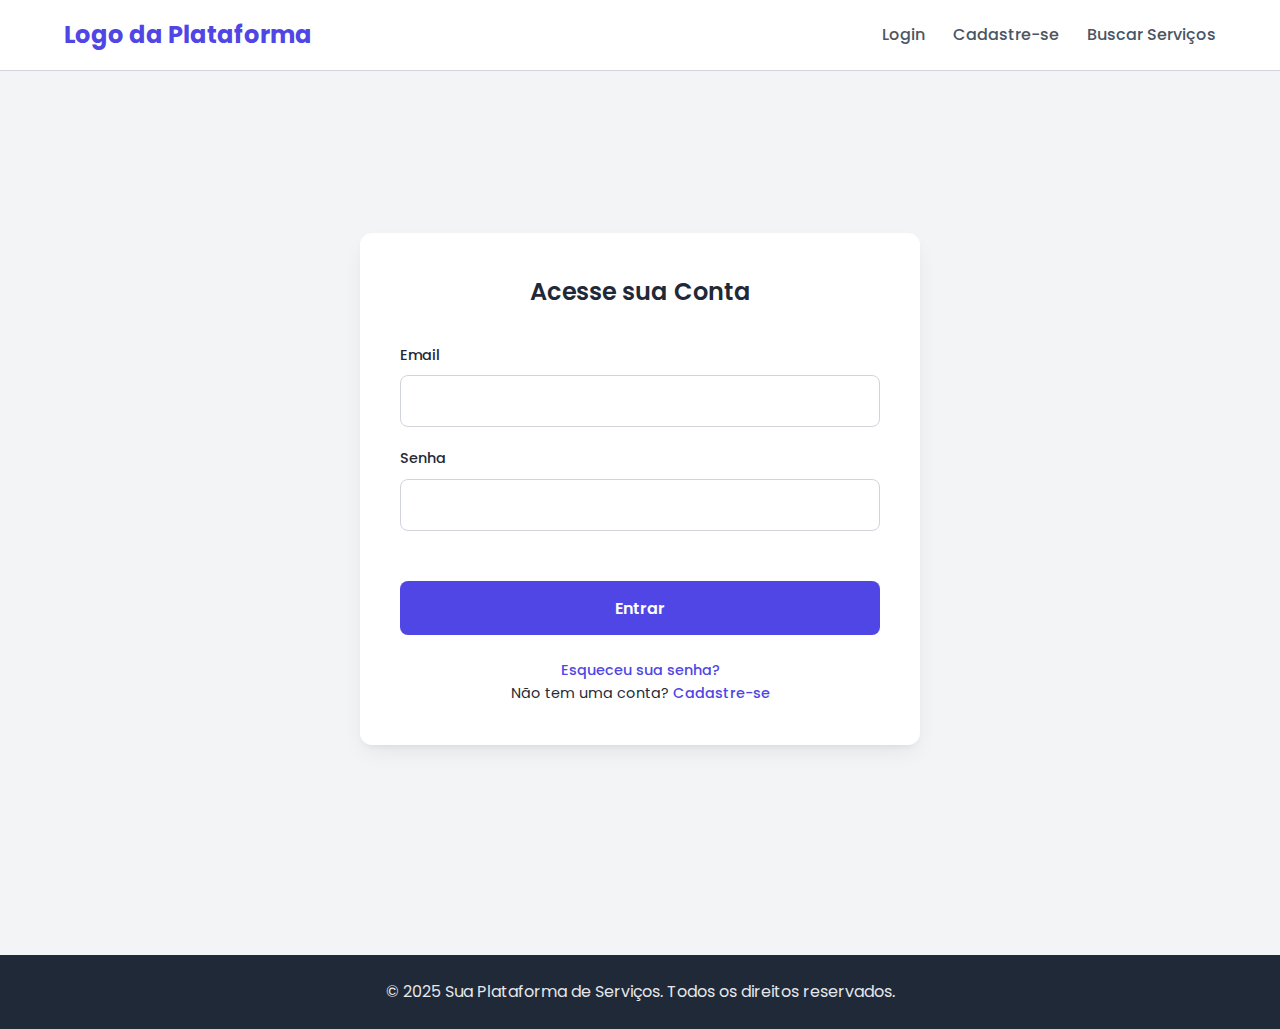
<file: index.html>
<!DOCTYPE html>
<html lang="pt-br">
<head>
    <meta charset="UTF-8">
    <meta name="viewport" content="width=device-width, initial-scale=1.0">
    <title>Plataforma de Serviços - Login</title>
    <link rel="preconnect" href="https://fonts.googleapis.com">
<link rel="preconnect" href="https://fonts.gstatic.com" crossorigin>
<link href="https://fonts.googleapis.com/css2?family=Poppins:wght@400;500;600;700&display=swap" rel="stylesheet">
    <link rel="stylesheet" href="css/style.css">
</head>
<body>

    <header>
        <div class="container">
            <h1>Logo da Plataforma</h1>
            <nav>
                <a href="index.html">Login</a>
                <a href="cadastro.html">Cadastre-se</a>
                <a href="busca.html">Buscar Serviços</a>
            </nav>
        </div>
    </header>

    <main class="main-center">
        <div class="card">
            <h2>Acesse sua Conta</h2>
            <form id="loginForm">
                <div class="form-group">
                    <label for="email">Email</label>
                    <input type="email" id="email" name="email" required>
                </div>
                <div class="form-group">
                    <label for="senha">Senha</label>
                    <input type="password" id="senha" name="senha" required>
                </div>
                <div id="loginError" class="error-message"></div>
                <button type="submit" class="btn">Entrar</button>
                <div class="form-footer">
                    <a href="#">Esqueceu sua senha?</a>
                    <p>Não tem uma conta? <a href="cadastro.html">Cadastre-se</a></p>
                </div>
            </form>
        </div>
    </main>

    <footer>
        <div class="container">
            <p>&copy; 2025 Sua Plataforma de Serviços. Todos os direitos reservados.</p>
        </div>
    </footer>

    <script src="js/main.js"></script>
</body>

</html>
</file>
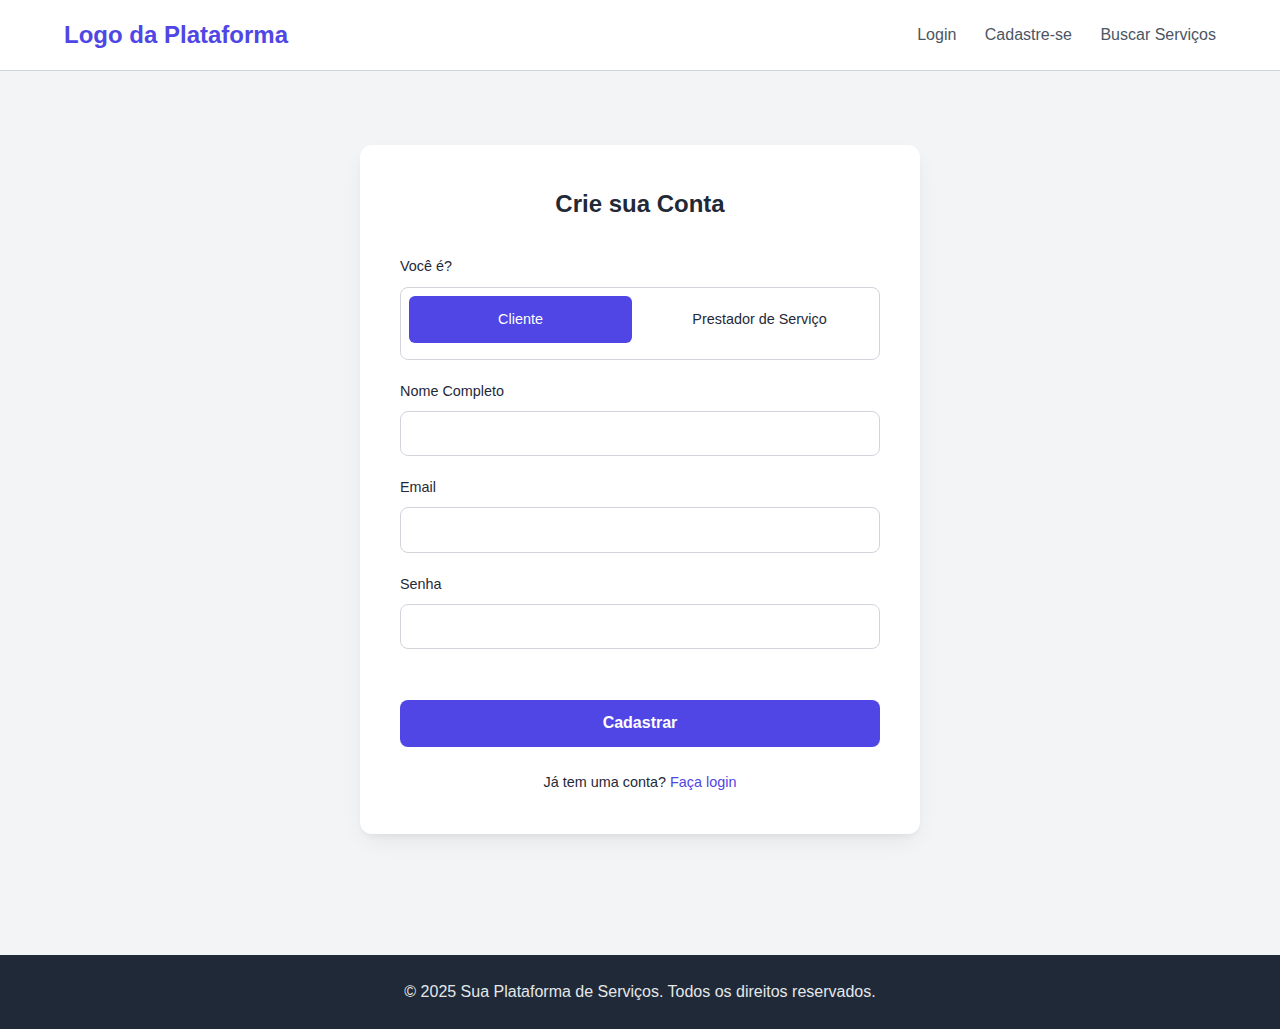
<file: cadastro.html>
<!DOCTYPE html>
<html lang="pt-br">
<head>
    <meta charset="UTF-8">
    <meta name="viewport" content="width=device-width, initial-scale=1.0">
    <title>Cadastro - Plataforma de Serviços</title>
    <link rel="stylesheet" href="css/style.css">
</head>
<body>

    <header>
        <div class="container">
            <h1>Logo da Plataforma</h1>
            <nav>
                <a href="index.html">Login</a>
                <a href="cadastro.html">Cadastre-se</a>
                <a href="busca.html">Buscar Serviços</a>
            </nav>
        </div>
    </header>

    <main class="main-center">
        <div class="card">
            <h2>Crie sua Conta</h2>
            <form id="cadastroForm">
                <div class="form-group">
                    <label>Você é?</label>
                    <div class="radio-group">
                        <input type="radio" id="tipoCliente" name="tipoUsuario" value="cliente" checked>
                        <label for="tipoCliente">Cliente</label>
                        <input type="radio" id="tipoPrestador" name="tipoUsuario" value="prestador">
                        <label for="tipoPrestador">Prestador de Serviço</label>
                    </div>
                </div>

                <div class="form-group">
                    <label for="nome">Nome Completo</label>
                    <input type="text" id="nome" required>
                </div>

                <div class="form-group">
                    <label for="cad-email">Email</label>
                    <input type="email" id="cad-email" required>
                </div>
                
                <div class="form-group">
                    <label for="cad-senha">Senha</label>
                    <input type="password" id="cad-senha" required>
                </div>
                
                <div id="camposPrestador" class="hidden">
                    <div class="form-group">
                        <label for="area">Área de Atuação</label>
                        <select id="area">
                            <option value="ti">TI e Programação</option>
                            <option value="design">Design e Multimídia</option>
                            <option value="reformas">Reformas e Reparos</option>
                            <option value="aulas">Aulas Particulares</option>
                        </select>
                    </div>
                     <div class="form-group">
                        <label for="telefone">Telefone para Contato</label>
                        <input type="tel" id="telefone">
                    </div>
                </div>

                <div id="cadastroError" class="error-message"></div>
                <button type="submit" class="btn">Cadastrar</button>
                 <div class="form-footer">
                    <p>Já tem uma conta? <a href="index.html">Faça login</a></p>
                </div>
            </form>
        </div>
    </main>
    
    <footer>
        <div class="container">
            <p>&copy; 2025 Sua Plataforma de Serviços. Todos os direitos reservados.</p>
        </div>
    </footer>

    <script src="js/main.js"></script>
</body>
</html>
</file>
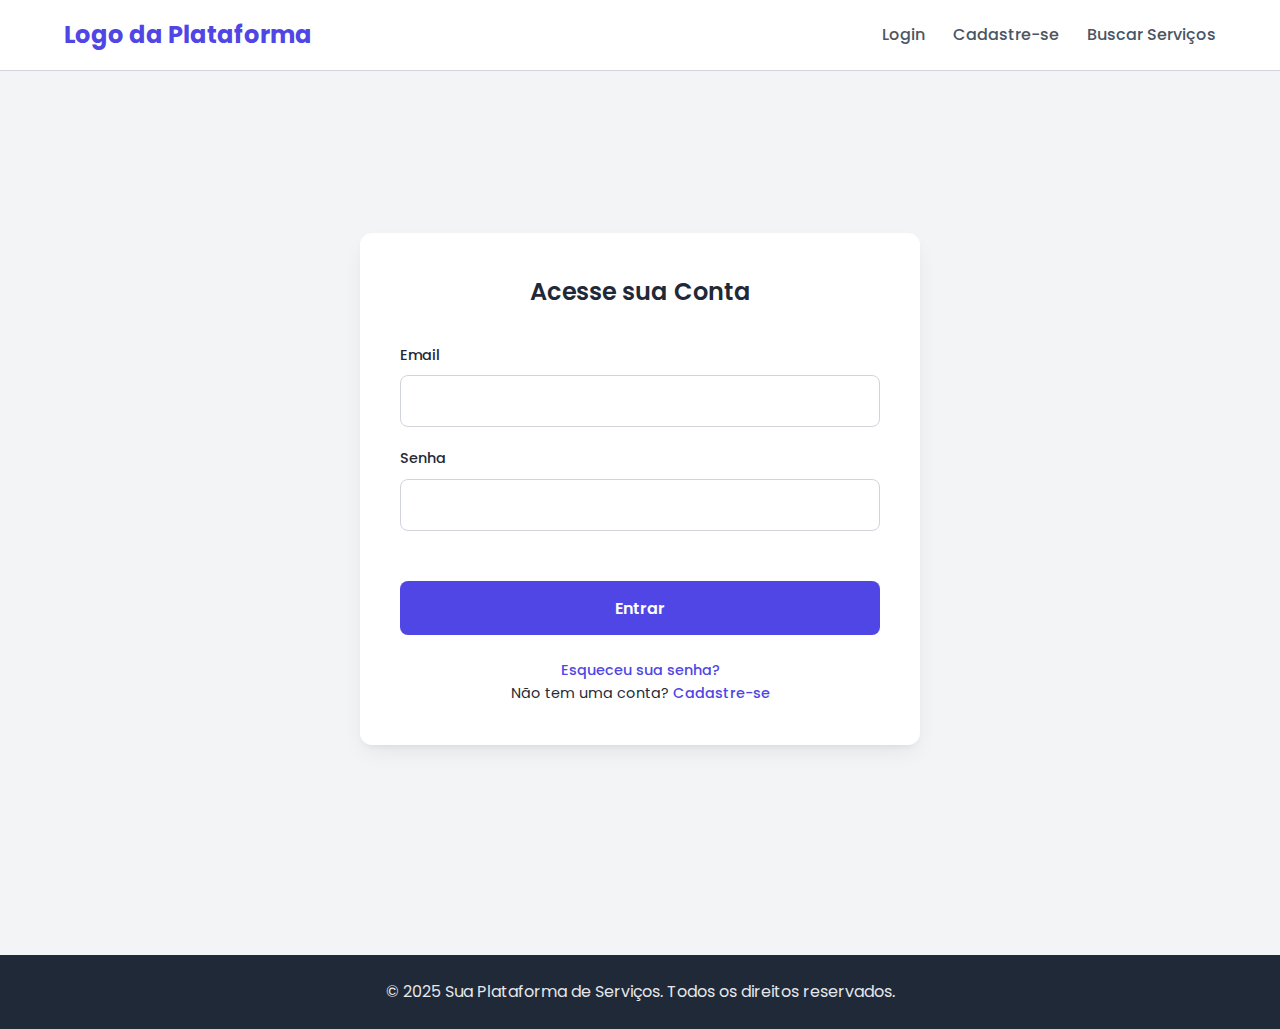
<file: painel-prestador.html>
<!DOCTYPE html>
<html lang="pt-br">
<head>
    <meta charset="UTF-8">
    <meta name="viewport" content="width=device-width, initial-scale=1.0">
    <title>Painel do Prestador - Plataforma de Serviços</title>

    <link rel="preconnect" href="https://fonts.googleapis.com">
    <link rel="preconnect" href="https://fonts.gstatic.com" crossorigin>
    <link href="https://fonts.googleapis.com/css2?family=Poppins:wght@400;500;600;700&display=swap" rel="stylesheet">

    <link rel="stylesheet" href="css/style.css">
</head>
<body>

    <header>
        <div class="container">
            <h1>Logo da Plataforma</h1>
            <nav>
                <a href="perfil.html">Ver Meu Perfil Público</a>
                <a href="#" id="logoutBtn">Sair</a>
            </nav>
        </div>
    </header>

    <main>
        <div class="container">
            <div class="painel-header">
                <h2 id="welcomeMessage">Painel do Prestador</h2>
                <p>Gerencie seus serviços, perfil e visualize sua performance.</p>
            </div>

            <section class="dashboard-summary">
                <div class="summary-card">
                    <div class="summary-icon icon-request">
                        <svg xmlns="http://www.w3.org/2000/svg" fill="none" viewBox="0 0 24 24" stroke-width="1.5" stroke="currentColor"><path stroke-linecap="round" stroke-linejoin="round" d="M21.75 6.75v10.5a2.25 2.25 0 01-2.25 2.25h-15a2.25 2.25 0 01-2.25-2.25V6.75m19.5 0A2.25 2.25 0 0019.5 4.5h-15a2.25 2.25 0 00-2.25 2.25m19.5 0v.243a2.25 2.25 0 01-1.07 1.916l-7.5 4.615a2.25 2.25 0 01-2.36 0L3.32 8.91a2.25 2.25 0 01-1.07-1.916V6.75" /></svg>
                    </div>
                    <div class="summary-info">
                        <strong>3</strong>
                        <span>Novas Solicitações</span>
                    </div>
                </div>
                <div class="summary-card">
                    <div class="summary-icon icon-inprogress">
                        <svg xmlns="http://www.w3.org/2000/svg" fill="none" viewBox="0 0 24 24" stroke-width="1.5" stroke="currentColor"><path stroke-linecap="round" stroke-linejoin="round" d="M16.023 9.348h4.992v-.001M2.985 19.644v-4.992m0 0h4.992m-4.993 0l3.181 3.183a8.25 8.25 0 0011.667 0l3.181-3.183m-4.991-2.691v-4.992a8.25 8.25 0 0111.667 0v4.992" /></svg>
                    </div>
                    <div class="summary-info">
                        <strong>4</strong>
                        <span>Serviços em Andamento</span>
                    </div>
                </div>
                <div class="summary-card">
                    <div class="summary-icon icon-rating">
                         <svg xmlns="http://www.w3.org/2000/svg" fill="none" viewBox="0 0 24 24" stroke-width="1.5" stroke="currentColor"><path stroke-linecap="round" stroke-linejoin="round" d="M11.48 3.499a.562.562 0 011.04 0l2.125 5.111a.563.563 0 00.475.345l5.518.442c.499.04.701.663.321.988l-4.204 3.602a.563.563 0 00-.182.557l1.285 5.385a.562.562 0 01-.84.61l-4.725-2.885a.563.563 0 00-.586 0L6.982 20.54a.562.562 0 01-.84-.61l1.285-5.386a.562.562 0 00-.182-.557l-4.204-3.602a.563.563 0 01.321-.988l5.518-.442a.563.563 0 00.475-.345L11.48 3.5z" /></svg>
                    </div>
                    <div class="summary-info">
                        <strong>4.9 ★</strong>
                        <span>Sua Avaliação Média</span>
                    </div>
                </div>
            </section>

            <section class="card">
                <div class="provider-section">
                    <h3>Novas Solicitações de Serviço</h3>
                    <div class="request-card">
                        <div class="request-info">
                            <h4>Reparo em Vazamento de Pia</h4>
                            <p>Cliente: <strong>Ana Pereira</strong> | Local: <strong>São Paulo, SP</strong></p>
                        </div>
                        <div class="request-actions">
                            <button class="btn btn-success">Aceitar</button>
                            <button class="btn btn-danger">Recusar</button>
                        </div>
                    </div>
                    <div class="request-card">
                        <div class="request-info">
                            <h4>Instalação de Ar Condicionado</h4>
                            <p>Cliente: <strong>Marcos Lima</strong> | Local: <strong>São Paulo, SP</strong></p>
                        </div>
                        <div class="request-actions">
                            <button class="btn btn-success">Aceitar</button>
                            <button class="btn btn-danger">Recusar</button>
                        </div>
                    </div>
                </div>

                <div class="provider-section">
                    <h3>Meu Perfil e Assinatura</h3>
                    <div class="profile-actions">
                        <p>Mantenha seu perfil atualizado para atrair mais clientes.</p>
                        <div>
                            <a href="perfil.html" class="btn btn-secondary">Editar Perfil</a>
                            <a href="#" class="btn btn-secondary">Gerenciar Assinatura</a>
                        </div>
                    </div>
                </div>
            </section>
        </div>
    </main>
    
    <footer>
        <div class="container">
            <p>&copy; 2025 Sua Plataforma de Serviços. Todos os direitos reservados.</p>
        </div>
    </footer>
    <script src="js/main.js"></script>
</body>
</html>
</file>
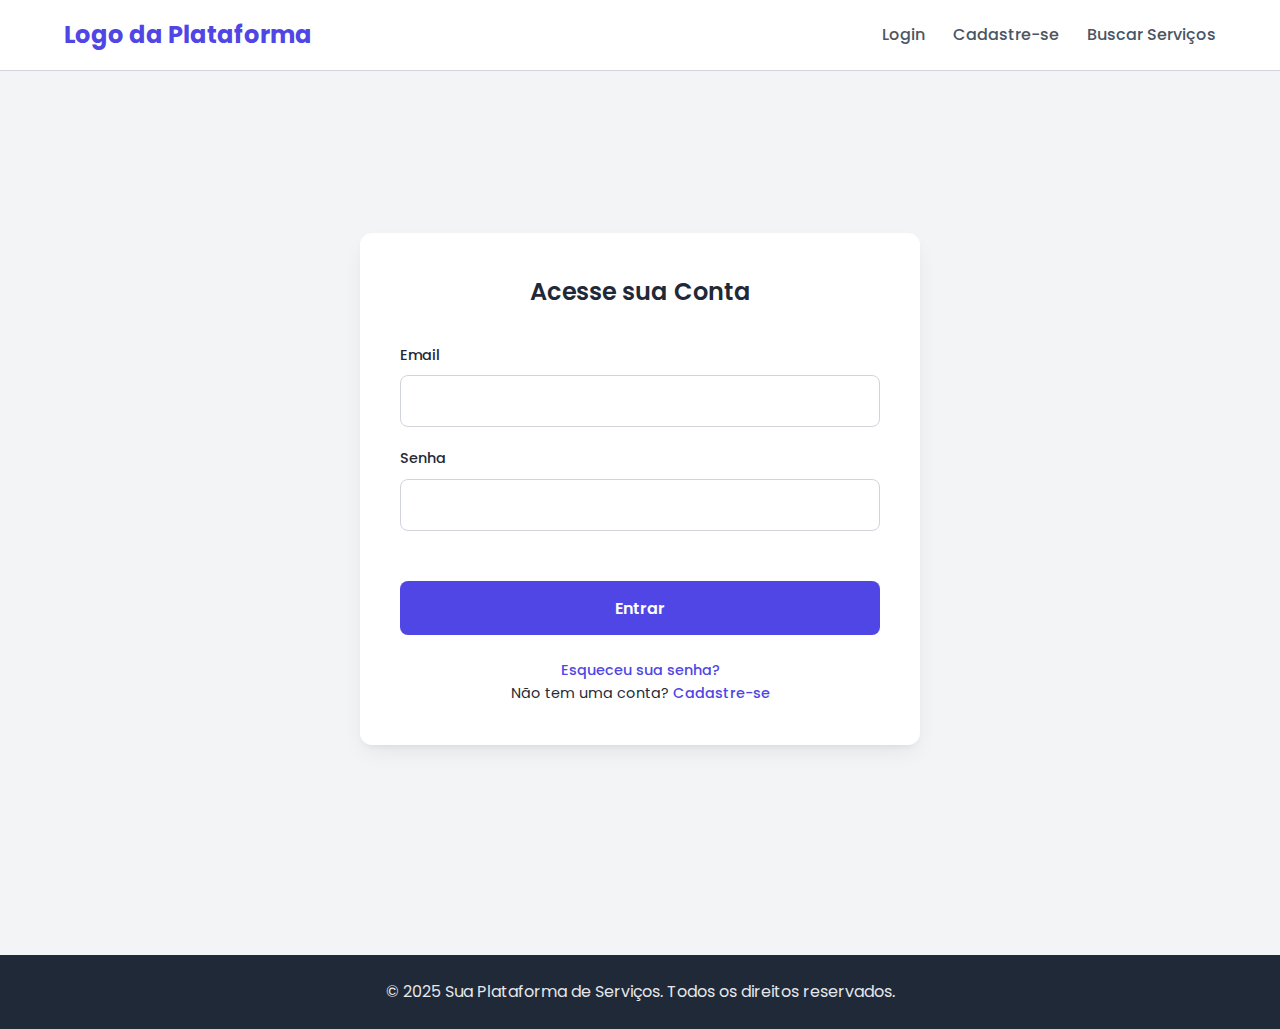
<file: painel.html>
<!DOCTYPE html>
<html lang="pt-br">
<head>
    <meta charset="UTF-8">
    <meta name="viewport" content="width=device-width, initial-scale=1.0">
    <title>Meu Painel - Plataforma de Serviços</title>
    <link rel="stylesheet" href="css/style.css">
</head>
<body>

    <header>
        <div class="container">
            <h1>Logo da Plataforma</h1>
            <nav>
                <a href="busca.html">Buscar Serviços</a>
                <a href="#" id="logoutBtn">Sair</a>
            </nav>
        </div>
    </header>

    <main>
        <div class="container">
            <h2 id="welcomeMessage">Bem-vindo(a) ao seu painel!</h2>

            <section class="card">
                <h3>Minhas Informações</h3>
                <p><strong>Nome:</strong> Usuário de Teste</p>
                <p><strong>Email:</strong> usuario@teste.com</p>
                <button class="btn btn-secondary">Editar Perfil</button>
            </section>

            <section class="card">
                <h3>Meu Plano de Assinatura</h3>
                <p>Para ter seu perfil listado e receber contatos, escolha um plano.</p>
                <div class="planos-container">
                    <div class="plano">
                        <h4>Básico</h4>
                        <p class="preco">R$ 29,90/mês</p>
                        <ul>
                            <li>Perfil visível na busca</li>
                            <li>Até 10 contatos/mês</li>
                            <li>Suporte por email</li>
                        </ul>
                        <button class="btn">Assinar (Simulação)</button>
                    </div>
                    <div class="plano destaque">
                        <h4>Profissional</h4>
                        <p class="preco">R$ 59,90/mês</p>
                        <ul>
                            <li>Destaque na busca</li>
                            <li>Contatos ilimitados</li>
                            <li>Suporte prioritário</li>
                        </ul>
                        <button class="btn">Assinar (Simulação)</button>
                    </div>
                </div>
                <p class="info-pagamento">
                    <strong>Atenção:</strong> A integração de pagamento (Stripe, Mercado Pago) requer um backend seguro.
                    Este é apenas um protótipo visual.
                </p>
            </section>
            
             <section class="card">
                <h3>Painel Administrativo (Simulação)</h3>
                <p>Esta área seria visível apenas para administradores.</p>
                <div class="admin-actions">
                    <button class="btn btn-secondary">Gerenciar Usuários</button>
                    <button class="btn btn-secondary">Moderar Avaliações</button>
                    <button class="btn btn-secondary">Ver Estatísticas</button>
                </div>
            </section>

        </div>
    </main>
    
    <footer>
        <div class="container">
            <p>&copy; 2025 Sua Plataforma de Serviços. Todos os direitos reservados.</p>
        </div>
    </footer>
    <script src="js/main.js"></script>
</body>
</html>
</file>
<file: css/style.css>
/* --- NOVO DESIGN: MODERNO E ELEGANTE --- */

/* 1. Reset Básico e Configuração da Fonte */
:root {
    --primary-color: #4f46e5; /* Um roxo/índigo moderno */
    --primary-hover: #4338ca;
    --secondary-color: #1f2937; /* Cinza escuro para texto */
    --light-gray: #f3f4f6; /* Fundo principal */
    --border-color: #d1d5db;
    --card-bg: #ffffff;
    --success-color: #10b981;
    --error-color: #ef4444;
    --star-color: #f59e0b;
}

body, h1, h2, h3, p, ul, li, form, input, button, select, textarea {
    margin: 0;
    padding: 0;
    box-sizing: border-box;
    font-family: 'Poppins', 'Segoe UI', Tahoma, Geneva, Verdana, sans-serif;
}

body {
    background-color: var(--light-gray);
    color: var(--secondary-color);
    line-height: 1.6;
}

.container {
    width: 90%;
    max-width: 1200px;
    margin: 0 auto;
}

/* 2. Header Sofisticado */
header {
    background-color: var(--card-bg);
    padding: 1rem 0;
    border-bottom: 1px solid var(--border-color);
}

header .container {
    display: flex;
    justify-content: space-between;
    align-items: center;
}

header h1 {
    font-size: 1.5rem;
    font-weight: 700;
    color: var(--primary-color);
}

header nav a {
    text-decoration: none;
    color: #4b5563;
    margin-left: 1.5rem;
    font-weight: 500;
    transition: color 0.3s;
    position: relative;
    padding-bottom: 4px;
}

header nav a::after {
    content: '';
    position: absolute;
    width: 0;
    height: 2px;
    bottom: 0;
    left: 0;
    background-color: var(--primary-color);
    transition: width 0.3s ease-out;
}

header nav a:hover {
    color: var(--primary-color);
}

header nav a:hover::after {
    width: 100%;
}

/* 3. Main Content & Cards Flutuantes */
main {
    padding: 3rem 0;
}

.main-center {
    display: flex;
    align-items: center;
    justify-content: center;
    min-height: calc(100vh - 160px);
}

.card {
    background: var(--card-bg);
    padding: 2.5rem;
    border-radius: 12px;
    box-shadow: 0 10px 25px -5px rgba(0, 0, 0, 0.07), 0 4px 6px -2px rgba(0, 0, 0, 0.05);
    width: 100%;
    max-width: 480px;
}

.card h2 {
    text-align: center;
    margin-bottom: 2rem;
    font-weight: 600;
}

/* 4. Formulários Modernos */
.form-group {
    margin-bottom: 1.25rem;
}

.form-group label {
    display: block;
    margin-bottom: 0.5rem;
    font-weight: 500;
    font-size: 0.9rem;
}

.form-group input, .form-group select, textarea {
    width: 100%;
    padding: 0.8rem 1rem;
    border: 1px solid var(--border-color);
    border-radius: 8px;
    font-size: 1rem;
    transition: border-color 0.3s, box-shadow 0.3s;
}

.form-group input:focus, .form-group select:focus, textarea:focus {
    outline: none;
    border-color: var(--primary-color);
    box-shadow: 0 0 0 3px rgba(79, 70, 229, 0.2);
}

.radio-group {
    display: flex;
    gap: 1rem;
    border: 1px solid var(--border-color);
    border-radius: 8px;
    padding: 0.5rem;
}

.radio-group input { display: none; }
.radio-group label {
    flex: 1;
    text-align: center;
    padding: 0.75rem;
    border-radius: 6px;
    cursor: pointer;
    transition: background-color 0.3s, color 0.3s;
}
.radio-group input:checked + label {
    background-color: var(--primary-color);
    color: white;
    font-weight: 500;
}


.form-footer {
    text-align: center;
    margin-top: 1.5rem;
    font-size: 0.9rem;
}

.form-footer a {
    color: var(--primary-color);
    text-decoration: none;
    font-weight: 500;
}
.form-footer a:hover { text-decoration: underline; }

.error-message {
    color: var(--error-color);
    font-size: 0.9rem;
    margin-bottom: 1rem;
    min-height: 1em;
}

/* 5. Botões Melhores */
.btn {
    display: block;
    width: 100%;
    padding: 0.9rem;
    border: none;
    border-radius: 8px;
    background-color: var(--primary-color);
    color: #fff;
    font-size: 1rem;
    font-weight: 600;
    cursor: pointer;
    transition: background-color 0.3s, transform 0.2s;
}

.btn:hover {
    background-color: var(--primary-hover);
    transform: translateY(-2px);
}
.btn:active { transform: translateY(0); }

.btn-secondary { background-color: #374151; }
.btn-secondary:hover { background-color: #1f2937; }
.btn:disabled {
    background-color: #9ca3af;
    cursor: not-allowed;
    transform: none;
}

/* 6. Estilos das Páginas Específicas */
/* Busca */
.filtros-busca {
    display: grid;
    grid-template-columns: repeat(auto-fit, minmax(200px, 1fr));
    gap: 1rem;
    margin-bottom: 2.5rem;
}

.card-prestador {
    background: var(--card-bg);
    border-radius: 12px;
    margin-bottom: 1.5rem;
    padding: 1.5rem;
    display: flex;
    gap: 1.5rem;
    box-shadow: 0 4px 10px rgba(0,0,0,0.05);
    transition: transform 0.3s, box-shadow 0.3s;
}

.card-prestador:hover {
    transform: translateY(-5px);
    box-shadow: 0 10px 20px rgba(0,0,0,0.08);
}

.card-prestador img {
    border-radius: 50%;
    width: 80px;
    height: 80px;
    object-fit: cover;
}

.avaliacao span { color: var(--star-color); }

/* Perfil */
.perfil-header {
    display: flex;
    gap: 2rem;
    background: var(--card-bg);
    padding: 2rem;
    border-radius: 12px;
    margin-bottom: 2rem;
}

.perfil-header img {
    width: 150px;
    height: 150px;
    border-radius: 50%;
    object-fit: cover;
}

.perfil-details {
    display: grid;
    grid-template-columns: 2fr 1fr;
    gap: 2rem;
}

.perfil-sobre, .perfil-avaliacoes {
    background: var(--card-bg);
    padding: 1.5rem;
    border-radius: 12px;
}

.avaliacao-item {
    border-bottom: 1px solid #eee;
    padding-bottom: 1rem;
    margin-bottom: 1rem;
}
.avaliacao-item:last-child { border-bottom: none; }

/* Painel e Planos */
.planos-container {
    display: grid;
    grid-template-columns: repeat(auto-fit, minmax(250px, 1fr));
    gap: 1.5rem;
    margin-top: 1.5rem;
}

.plano {
    border: 1px solid var(--border-color);
    border-radius: 12px;
    padding: 1.5rem;
    text-align: center;
    transition: transform 0.3s, box-shadow 0.3s;
}

.plano:hover {
    transform: translateY(-5px);
    box-shadow: 0 8px 20px rgba(0,0,0,0.1);
}

.plano.destaque {
    border-color: var(--primary-color);
    border-width: 2px;
}

.plano .preco {
    font-size: 2.5rem;
    font-weight: 700;
    color: var(--primary-color);
    margin: 0.5rem 0 1rem 0;
}
.plano ul { list-style: none; margin-bottom: 2rem; }
.plano ul li { margin-bottom: 0.5rem; }

/* 7. Footer */
footer {
    background-color: var(--secondary-color);
    color: #e5e7eb;
    text-align: center;
    padding: 1.5rem 0;
    margin-top: 3rem;
}

/* 8. Responsividade */
@media (max-width: 768px) {
    .card { padding: 1.5rem; }
    header .container, .perfil-header, .card-prestador {
        flex-direction: column;
        text-align: center;
        gap: 1rem;
    }
    header nav { margin-top: 1rem; }
    .perfil-details { grid-template-columns: 1fr; }
}

.hidden { display: none; }
</file>
